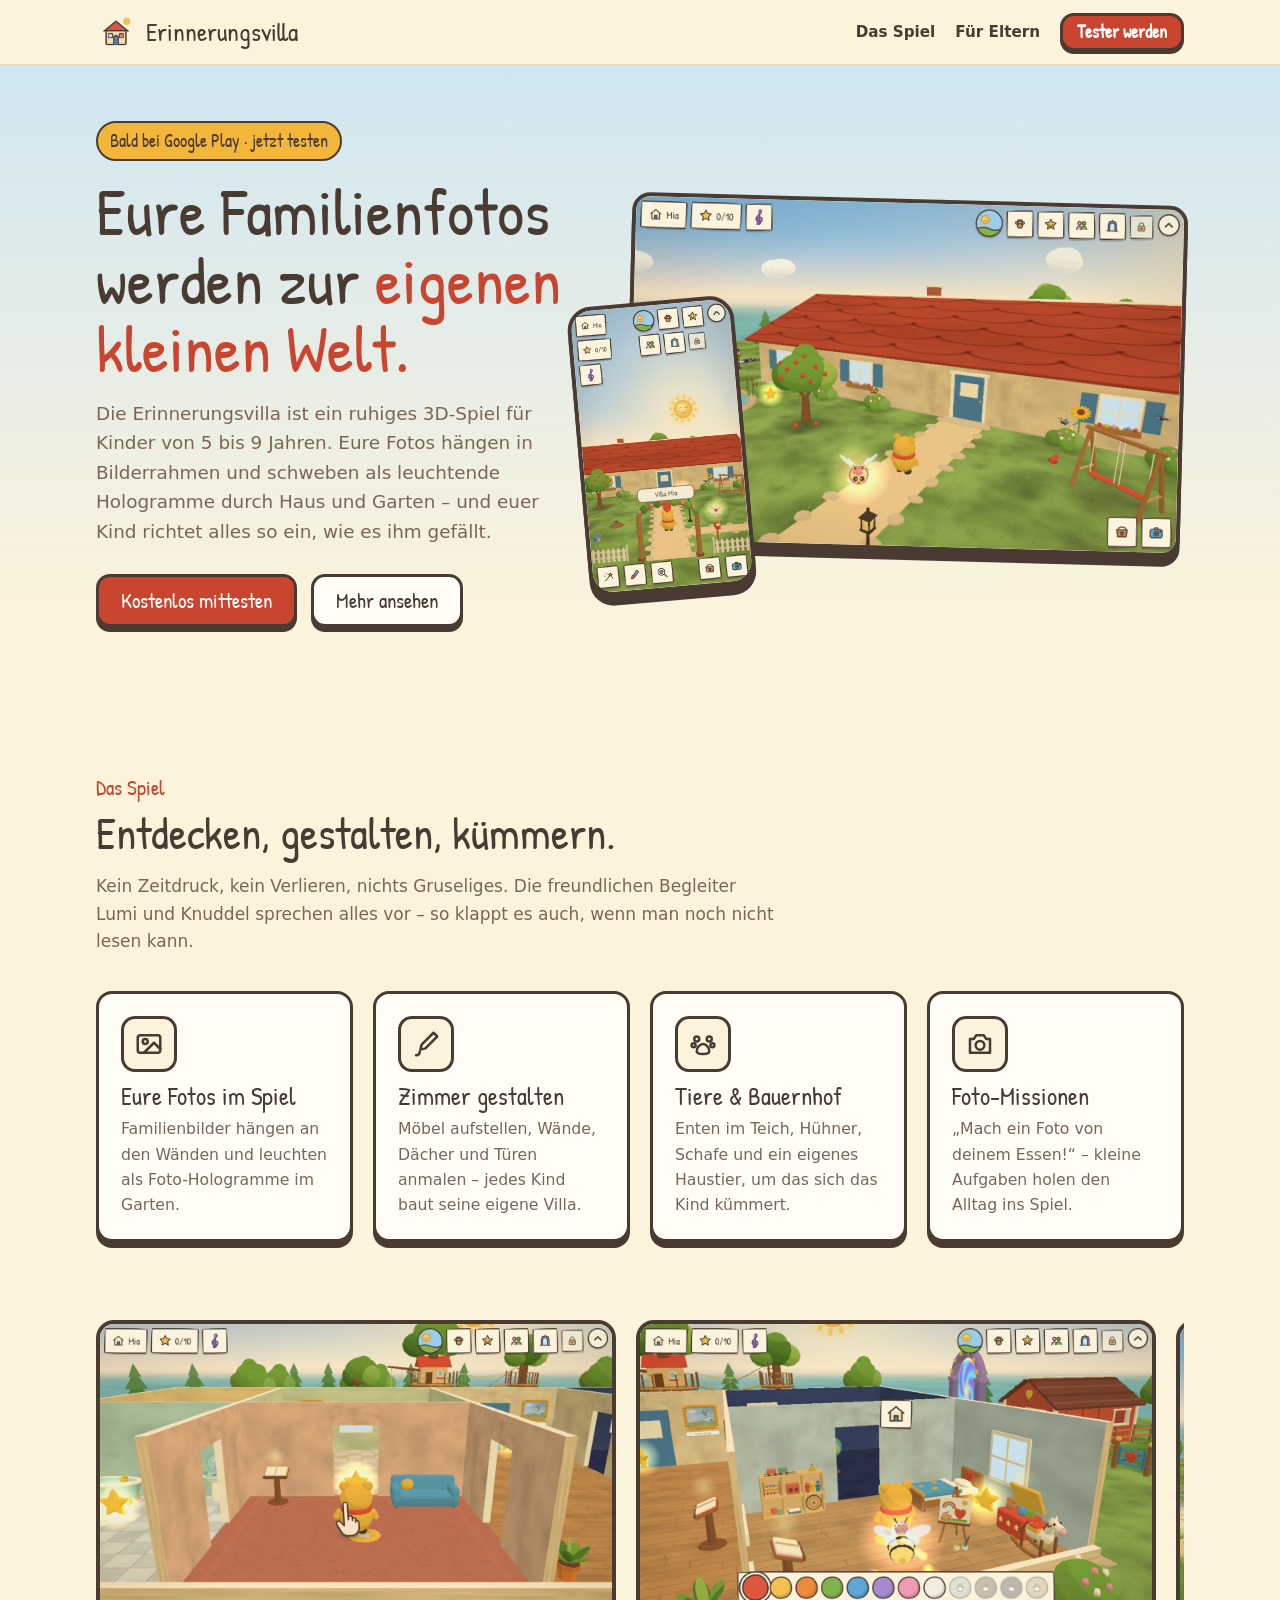
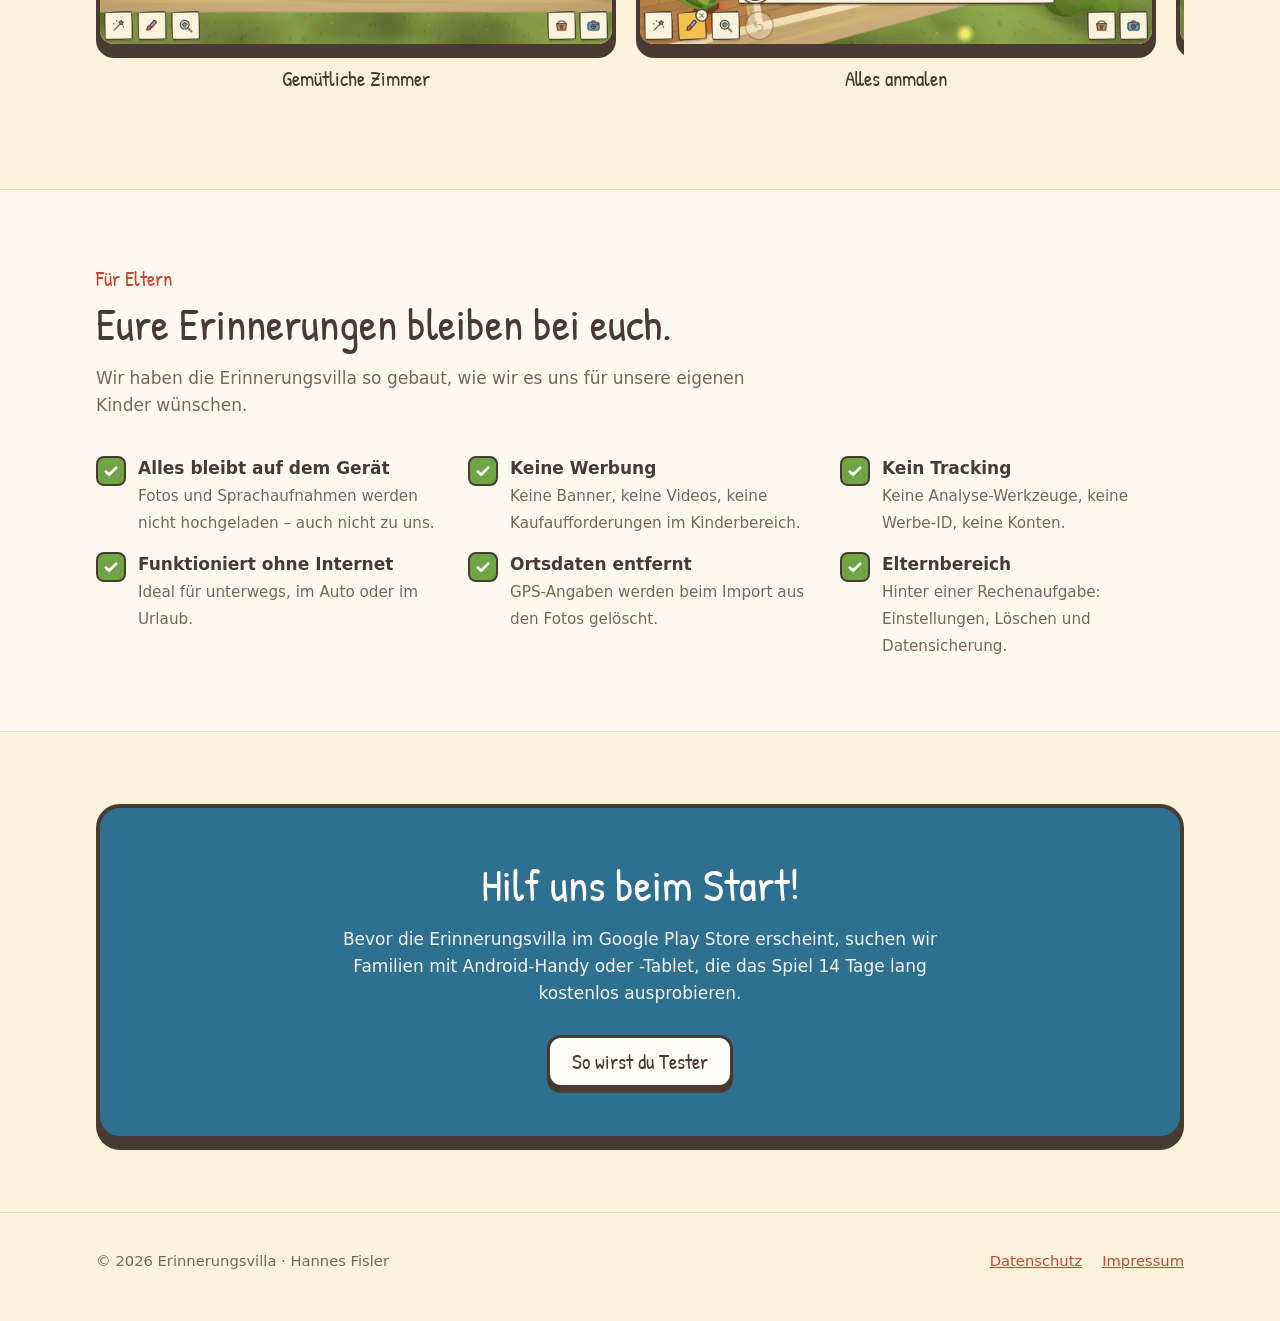
<file: index.html>
<!doctype html>
<html lang="de">
<head>
<meta charset="utf-8">
<meta name="viewport" content="width=device-width, initial-scale=1">
<title>Erinnerungsvilla – eure Familienfotos als 3D-Welt</title>
<meta name="description" content="Ein ruhiges 3D-Spiel für Kinder von 5 bis 9 Jahren: Eure Familienfotos werden zur eigenen Villa mit Garten, Teich und Bauernhof. Ohne Werbung, ohne Tracking, alles bleibt auf dem Gerät.">
<meta property="og:title" content="Erinnerungsvilla">
<meta property="og:description" content="Eure Familienfotos werden zur eigenen kleinen 3D-Welt – zum Entdecken, Gestalten und Spielen.">
<meta property="og:image" content="https://ball85.github.io/erinnerungsvilla/bilder/villa-vorne.jpg">
<link rel="icon" href="icon.png">
<link rel="preload" href="fonts/patrick-hand.woff2" as="font" type="font/woff2" crossorigin>
<link rel="stylesheet" href="style.css">
</head>
<body>

<header class="top">
  <div class="wrap">
    <a class="brand" href="./"><img src="icon.png" alt=""><span>Erinnerungsvilla</span></a>
    <nav>
      <a href="#spiel">Das Spiel</a>
      <a href="#eltern">Für Eltern</a>
      <a class="btn" href="tester.html">Tester werden</a>
    </nav>
  </div>
</header>

<main>
<section class="hero">
  <div class="wrap">
    <div>
      <span class="badge">Bald bei Google Play · jetzt testen</span>
      <h1>Eure Familienfotos werden zur <em>eigenen kleinen Welt.</em></h1>
      <p class="lead">Die Erinnerungsvilla ist ein ruhiges 3D-Spiel für Kinder von 5 bis 9 Jahren. Eure Fotos hängen in Bilderrahmen und schweben als leuchtende Hologramme durch Haus und Garten – und euer Kind richtet alles so ein, wie es ihm gefällt.</p>
      <div class="actions">
        <a class="btn" href="tester.html">Kostenlos mittesten</a>
        <a class="btn light" href="#spiel">Mehr ansehen</a>
      </div>
    </div>
    <div class="shot">
      <div class="frame"><img src="bilder/villa-vorne.jpg" width="1280" height="800" alt="Die Villa mit rotem Dach, Garten, Teich mit Enten und einer Schaukel; davor der Bär Knuddel und die Fee Lumi."></div>
      <div class="frame phone"><img src="bilder/handy-garten.jpg" width="540" height="960" alt="Der Garten der Villa auf dem Handy."></div>
    </div>
  </div>
</section>

<section id="spiel">
  <div class="wrap">
    <p class="kicker">Das Spiel</p>
    <h2 class="title">Entdecken, gestalten, kümmern.</h2>
    <p class="sub">Kein Zeitdruck, kein Verlieren, nichts Gruseliges. Die freundlichen Begleiter Lumi und Knuddel sprechen alles vor – so klappt es auch, wenn man noch nicht lesen kann.</p>
    <div class="cards">
      <div class="card">
        <div class="icon"><svg viewBox="0 0 24 24" fill="none" stroke="currentColor" stroke-width="2" stroke-linecap="round" stroke-linejoin="round"><rect x="3" y="5" width="18" height="14" rx="2"/><circle cx="9" cy="10" r="2"/><path d="M21 16l-5-5-8 8"/></svg></div>
        <h3>Eure Fotos im Spiel</h3>
        <p>Familienbilder hängen an den Wänden und leuchten als Foto-Hologramme im Garten.</p>
      </div>
      <div class="card">
        <div class="icon"><svg viewBox="0 0 24 24" fill="none" stroke="currentColor" stroke-width="2" stroke-linecap="round" stroke-linejoin="round"><path d="M18 3l3 3-9.5 9.5-4 1 1-4z"/><path d="M4 21c2 0 3-1 3-3"/></svg></div>
        <h3>Zimmer gestalten</h3>
        <p>Möbel aufstellen, Wände, Dächer und Türen anmalen – jedes Kind baut seine eigene Villa.</p>
      </div>
      <div class="card">
        <div class="icon"><svg viewBox="0 0 24 24" fill="none" stroke="currentColor" stroke-width="2" stroke-linecap="round" stroke-linejoin="round"><circle cx="7" cy="8" r="2"/><circle cx="17" cy="8" r="2"/><circle cx="4.5" cy="13" r="1.6"/><circle cx="19.5" cy="13" r="1.6"/><path d="M12 12c-3 0-5 3.5-5 5.5S9 20 12 20s5-.5 5-2.5S15 12 12 12z"/></svg></div>
        <h3>Tiere &amp; Bauernhof</h3>
        <p>Enten im Teich, Hühner, Schafe und ein eigenes Haustier, um das sich das Kind kümmert.</p>
      </div>
      <div class="card">
        <div class="icon"><svg viewBox="0 0 24 24" fill="none" stroke="currentColor" stroke-width="2" stroke-linecap="round" stroke-linejoin="round"><path d="M4 8h3l2-3h6l2 3h3v11H4z"/><circle cx="12" cy="13" r="3.5"/></svg></div>
        <h3>Foto-Missionen</h3>
        <p>„Mach ein Foto von deinem Essen!“ – kleine Aufgaben holen den Alltag ins Spiel.</p>
      </div>
    </div>
  </div>
</section>

<section style="padding-top:0">
  <div class="wrap">
    <div class="gallery" tabindex="0" aria-label="Bilder aus dem Spiel">
      <figure><div class="frame"><img loading="lazy" src="bilder/wohnzimmer.jpg" width="1280" height="800" alt="Das Wohnzimmer mit Sofa und Bilderrahmen."></div><figcaption>Gemütliche Zimmer</figcaption></figure>
      <figure><div class="frame"><img loading="lazy" src="bilder/anmalen.jpg" width="1280" height="800" alt="Malmodus mit Farbpalette."></div><figcaption>Alles anmalen</figcaption></figure>
      <figure><div class="frame"><img loading="lazy" src="bilder/foto-hologramm.jpg" width="1280" height="800" alt="Ein leuchtendes Foto-Hologramm im Garten."></div><figcaption>Foto-Hologramme</figcaption></figure>
      <figure><div class="frame"><img loading="lazy" src="bilder/bauernhof.jpg" width="1280" height="800" alt="Der Bauernhof mit Tieren."></div><figcaption>Der Bauernhof</figcaption></figure>
      <figure><div class="frame"><img loading="lazy" src="bilder/sternzimmer.jpg" width="1280" height="800" alt="Das Sternzimmer."></div><figcaption>Das Sternzimmer</figcaption></figure>
      <figure><div class="frame"><img loading="lazy" src="bilder/nacht.jpg" width="1280" height="800" alt="Die Villa bei Nacht mit leuchtenden Fenstern."></div><figcaption>Gute Nacht, Villa</figcaption></figure>
    </div>
  </div>
</section>

<section id="eltern" class="parents">
  <div class="wrap">
    <p class="kicker">Für Eltern</p>
    <h2 class="title">Eure Erinnerungen bleiben bei euch.</h2>
    <p class="sub">Wir haben die Erinnerungsvilla so gebaut, wie wir es uns für unsere eigenen Kinder wünschen.</p>
    <ul class="checks">
      <li><div><strong>Alles bleibt auf dem Gerät</strong><span>Fotos und Sprachaufnahmen werden nicht hochgeladen – auch nicht zu uns.</span></div></li>
      <li><div><strong>Keine Werbung</strong><span>Keine Banner, keine Videos, keine Kaufaufforderungen im Kinderbereich.</span></div></li>
      <li><div><strong>Kein Tracking</strong><span>Keine Analyse-Werkzeuge, keine Werbe-ID, keine Konten.</span></div></li>
      <li><div><strong>Funktioniert ohne Internet</strong><span>Ideal für unterwegs, im Auto oder im Urlaub.</span></div></li>
      <li><div><strong>Ortsdaten entfernt</strong><span>GPS-Angaben werden beim Import aus den Fotos gelöscht.</span></div></li>
      <li><div><strong>Elternbereich</strong><span>Hinter einer Rechenaufgabe: Einstellungen, Löschen und Datensicherung.</span></div></li>
    </ul>
  </div>
</section>

<section class="cta">
  <div class="wrap">
    <div class="box-cta">
      <h2 class="title">Hilf uns beim Start!</h2>
      <p>Bevor die Erinnerungsvilla im Google Play Store erscheint, suchen wir Familien mit Android-Handy oder -Tablet, die das Spiel 14 Tage lang kostenlos ausprobieren.</p>
      <a class="btn light" href="tester.html">So wirst du Tester</a>
    </div>
  </div>
</section>
</main>

<footer class="foot">
  <div class="wrap">
    <span>© 2026 Erinnerungsvilla · Hannes Fisler</span>
    <nav><a href="datenschutz.html">Datenschutz</a><a href="impressum.html">Impressum</a></nav>
  </div>
</footer>

</body>
</html>
</file>
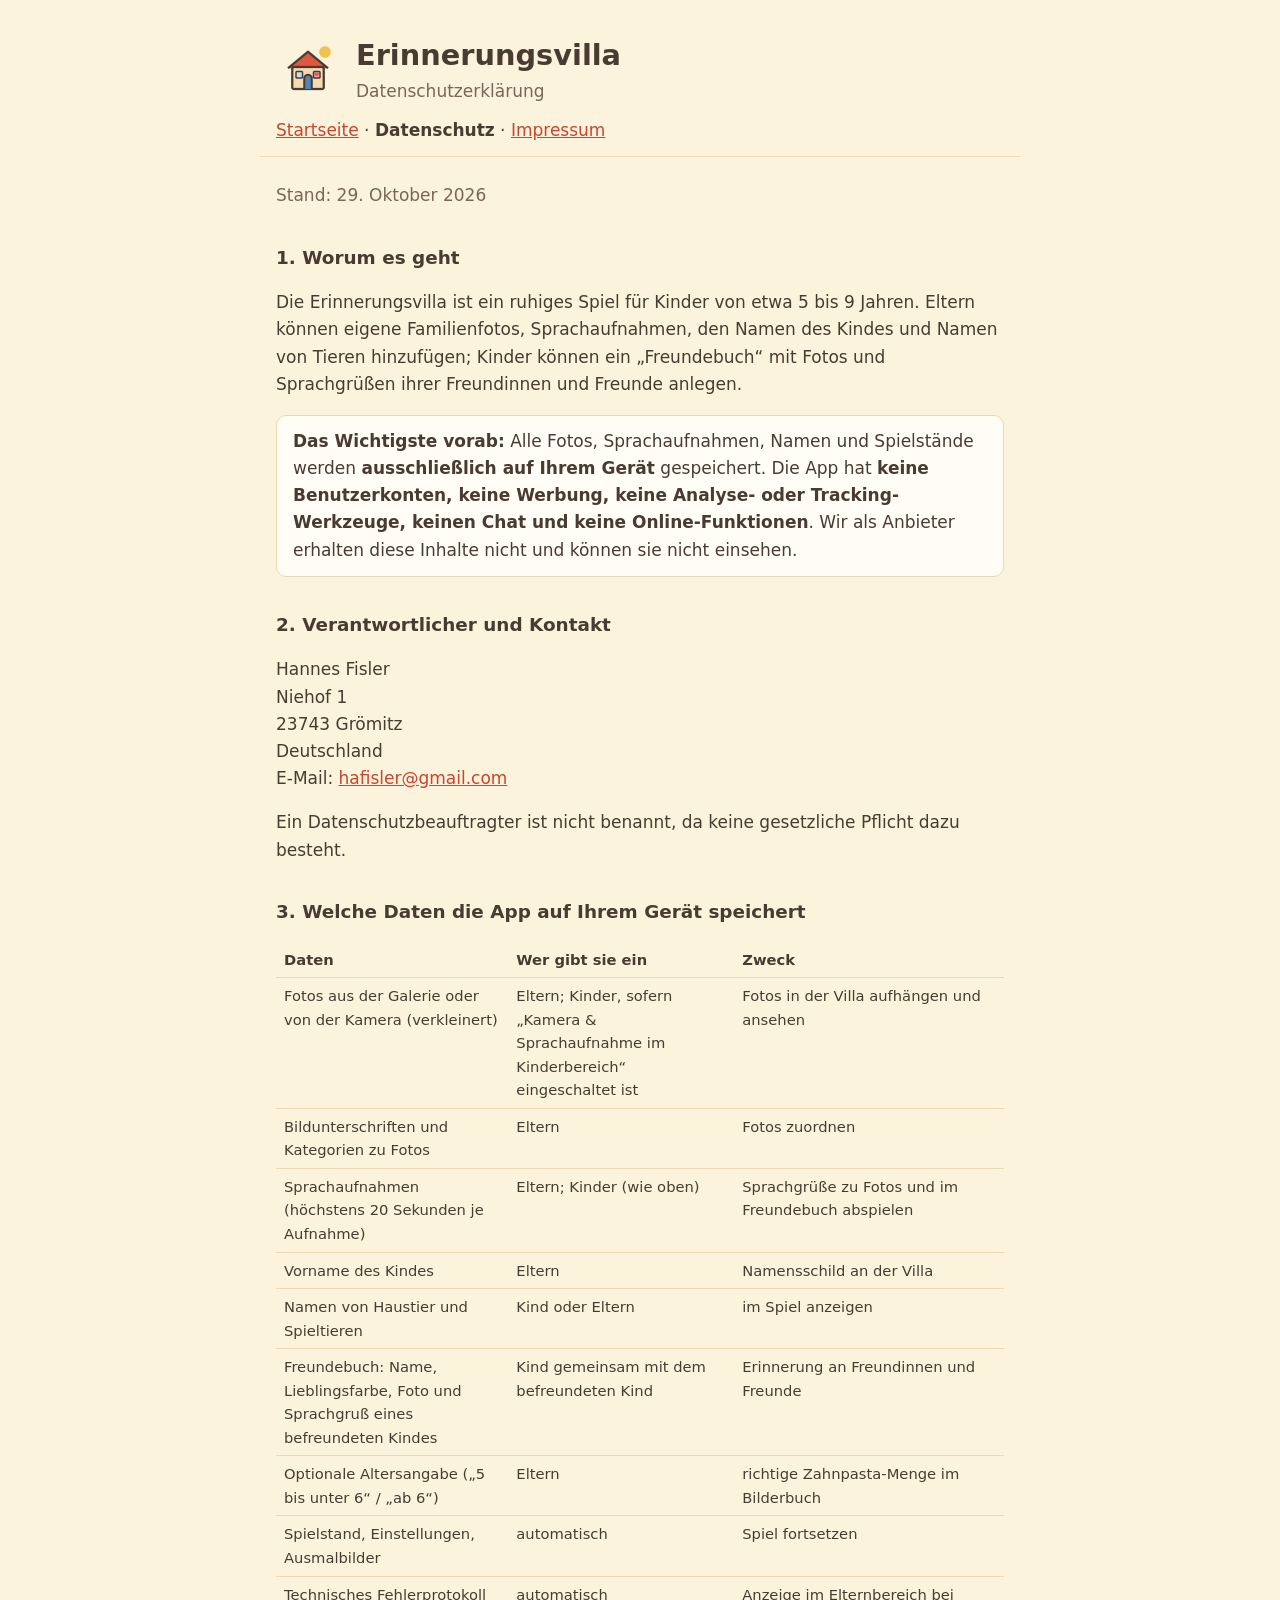
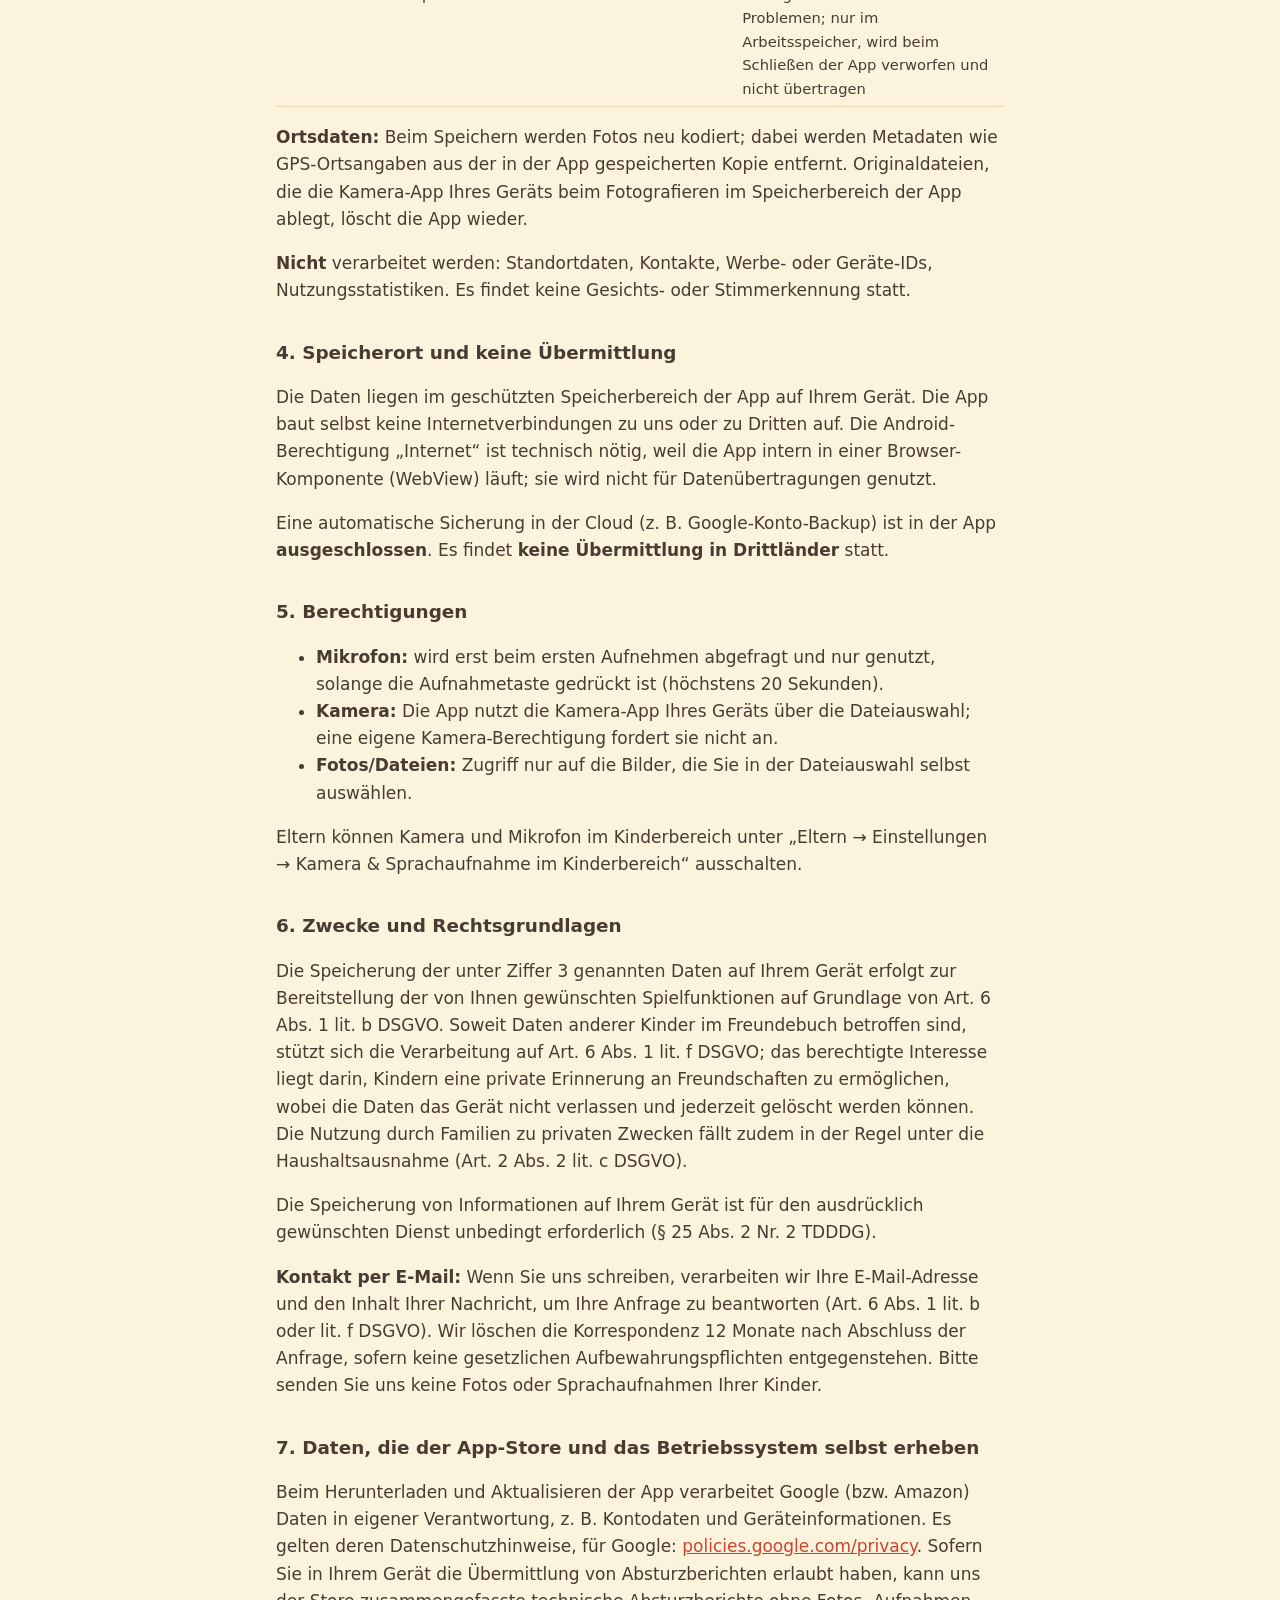
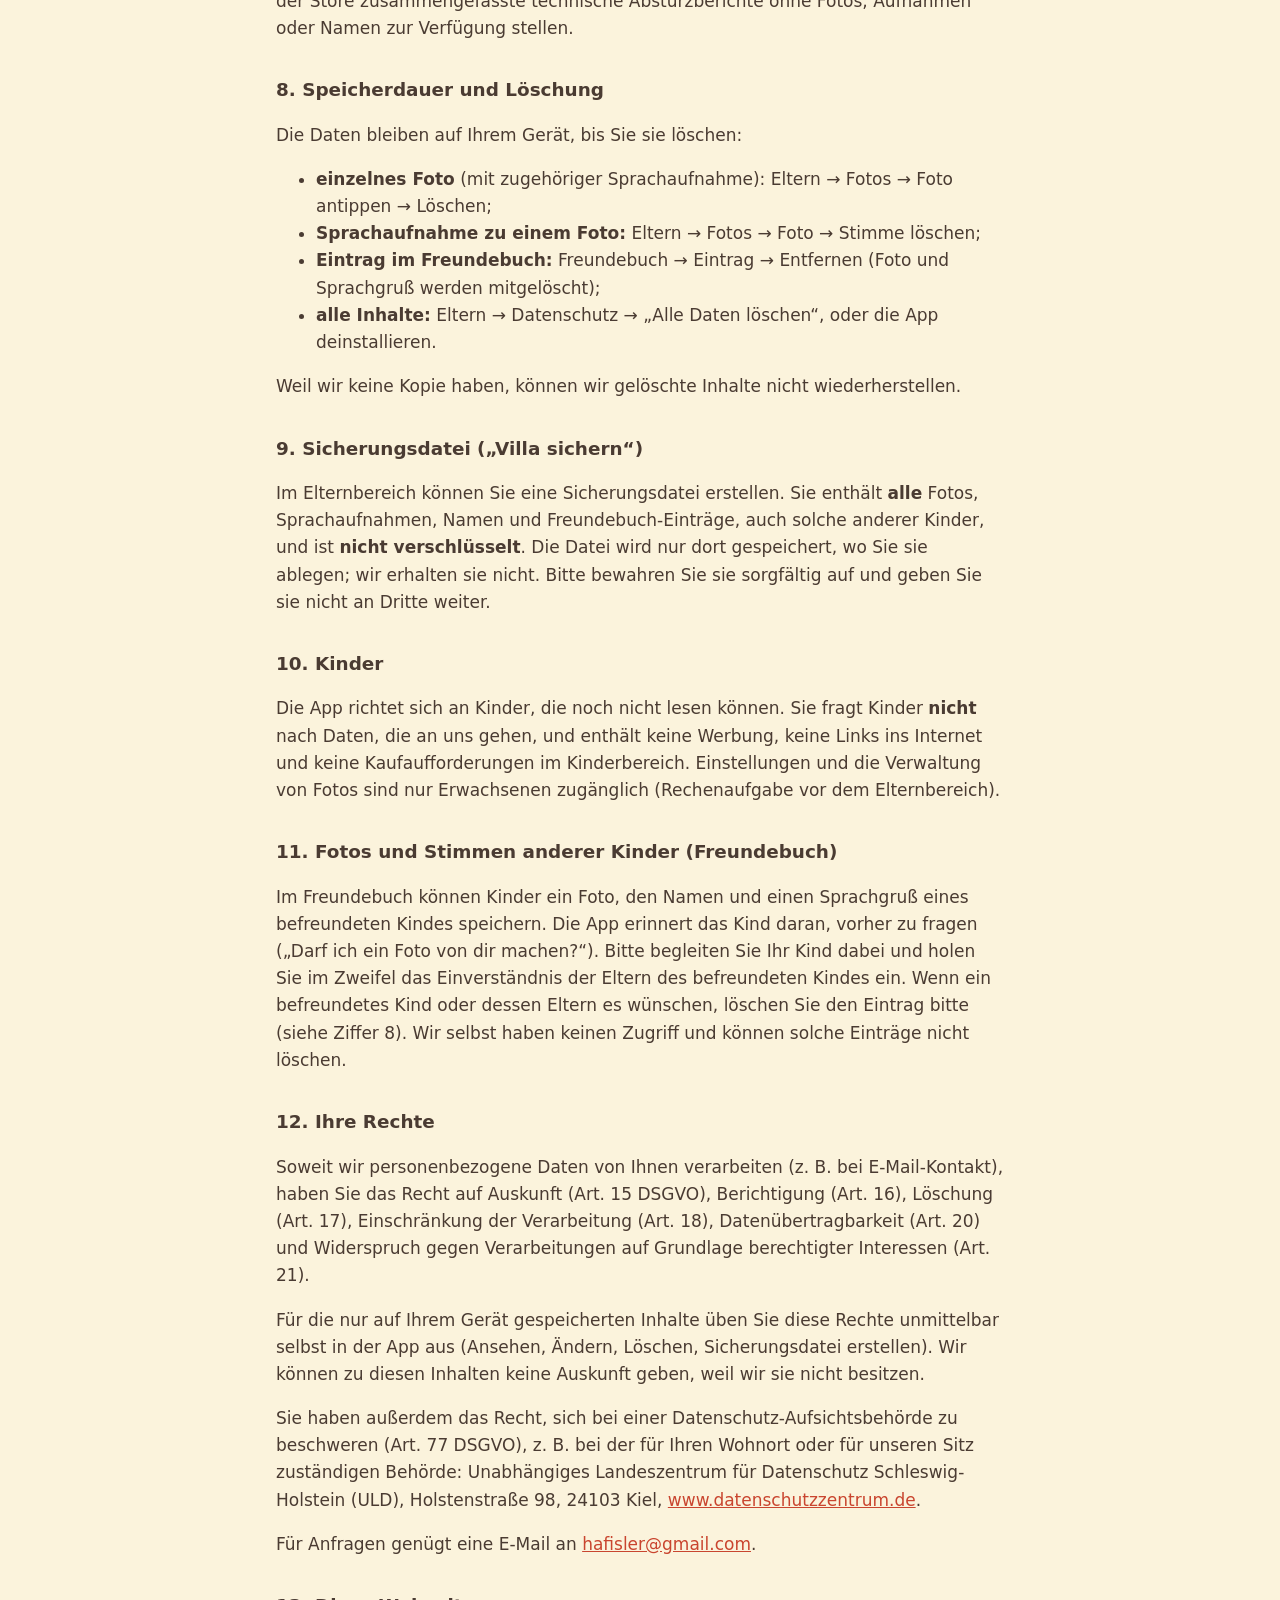
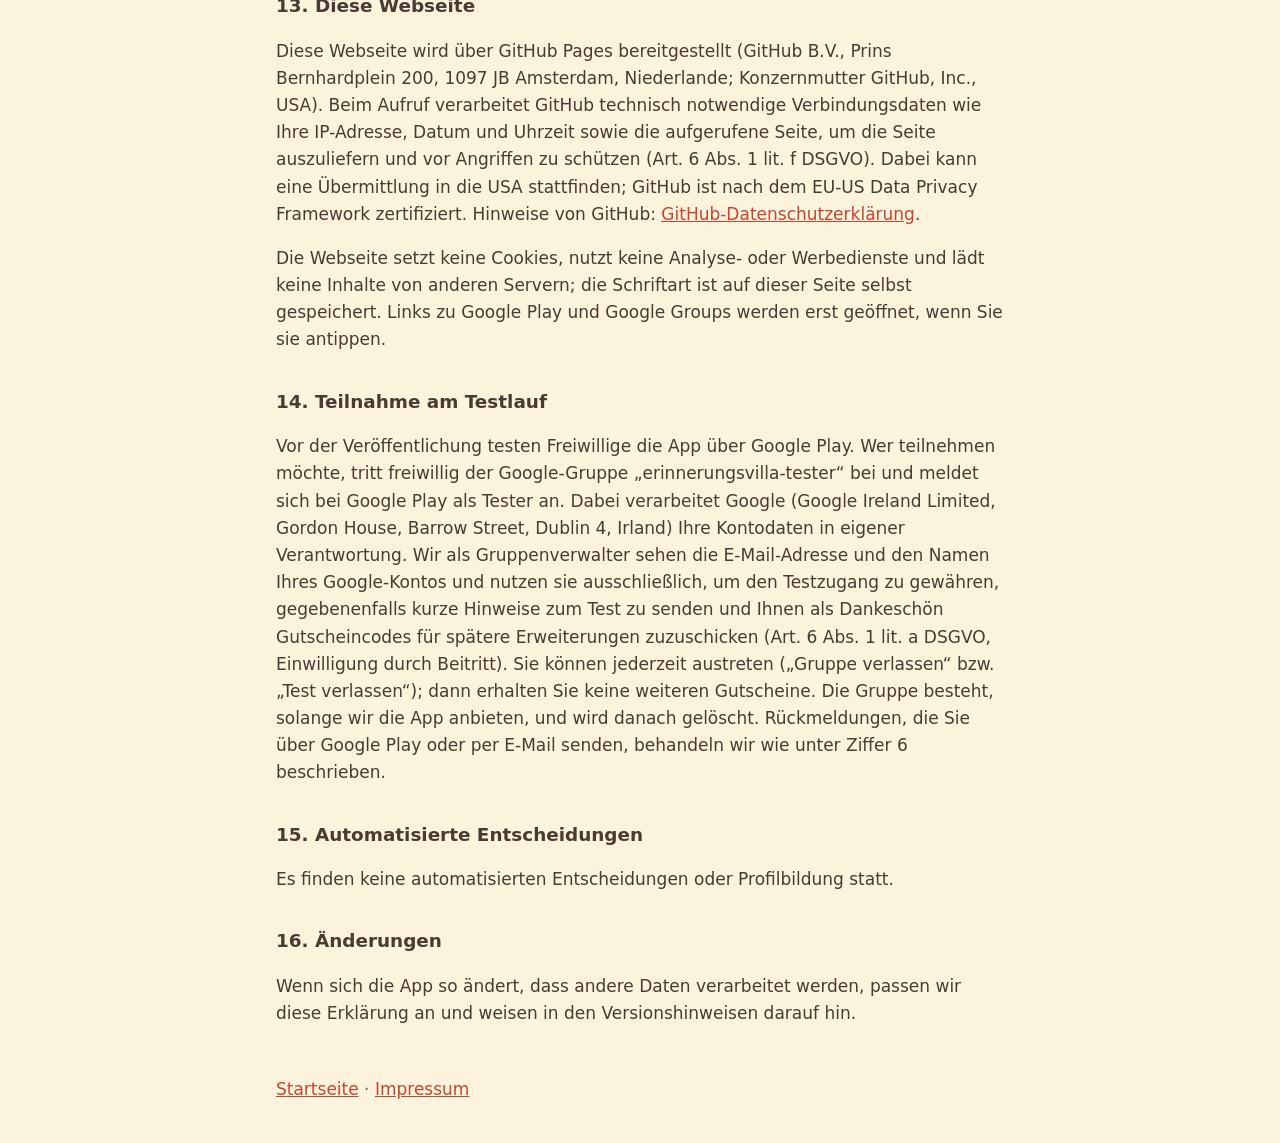
<file: datenschutz.html>
<!doctype html>
<html lang="de">
<head>
<meta charset="utf-8">
<meta name="viewport" content="width=device-width, initial-scale=1">
<title>Erinnerungsvilla – Datenschutzerklärung</title>
<link rel="icon" href="icon.png">
<link rel="stylesheet" href="style.css">
</head>
<body class="legal">
<header><img src="icon.png" alt="" width="64" height="64"><div><h1><a href="./">Erinnerungsvilla</a></h1><p>Datenschutzerklärung</p></div></header>
<nav><a href="./">Startseite</a> · <a href="datenschutz.html" aria-current="page">Datenschutz</a> · <a href="impressum.html">Impressum</a></nav>
<main>
<p class="stand">Stand: 29. Oktober 2026</p>

<h2>1. Worum es geht</h2>
<p>Die Erinnerungsvilla ist ein ruhiges Spiel für Kinder von etwa 5 bis 9 Jahren. Eltern können eigene Familienfotos, Sprachaufnahmen, den Namen des Kindes und Namen von Tieren hinzufügen; Kinder können ein „Freundebuch“ mit Fotos und Sprachgrüßen ihrer Freundinnen und Freunde anlegen.</p>
<p class="box"><strong>Das Wichtigste vorab:</strong> Alle Fotos, Sprachaufnahmen, Namen und Spielstände werden <strong>ausschließlich auf Ihrem Gerät</strong> gespeichert. Die App hat <strong>keine Benutzerkonten, keine Werbung, keine Analyse- oder Tracking-Werkzeuge, keinen Chat und keine Online-Funktionen</strong>. Wir als Anbieter erhalten diese Inhalte nicht und können sie nicht einsehen.</p>

<h2>2. Verantwortlicher und Kontakt</h2>
<p>Hannes Fisler<br>Niehof 1<br>23743 Grömitz<br>Deutschland<br>E-Mail: <a href="mailto:hafisler@gmail.com">hafisler@gmail.com</a></p>
<p>Ein Datenschutzbeauftragter ist nicht benannt, da keine gesetzliche Pflicht dazu besteht.</p>

<h2>3. Welche Daten die App auf Ihrem Gerät speichert</h2>
<table>
<thead><tr><th>Daten</th><th>Wer gibt sie ein</th><th>Zweck</th></tr></thead>
<tbody>
<tr><td>Fotos aus der Galerie oder von der Kamera (verkleinert)</td><td>Eltern; Kinder, sofern „Kamera &amp; Sprachaufnahme im Kinderbereich“ eingeschaltet ist</td><td>Fotos in der Villa aufhängen und ansehen</td></tr>
<tr><td>Bildunterschriften und Kategorien zu Fotos</td><td>Eltern</td><td>Fotos zuordnen</td></tr>
<tr><td>Sprachaufnahmen (höchstens 20 Sekunden je Aufnahme)</td><td>Eltern; Kinder (wie oben)</td><td>Sprachgrüße zu Fotos und im Freundebuch abspielen</td></tr>
<tr><td>Vorname des Kindes</td><td>Eltern</td><td>Namensschild an der Villa</td></tr>
<tr><td>Namen von Haustier und Spieltieren</td><td>Kind oder Eltern</td><td>im Spiel anzeigen</td></tr>
<tr><td>Freundebuch: Name, Lieblingsfarbe, Foto und Sprachgruß eines befreundeten Kindes</td><td>Kind gemeinsam mit dem befreundeten Kind</td><td>Erinnerung an Freundinnen und Freunde</td></tr>
<tr><td>Optionale Altersangabe („5 bis unter 6“ / „ab 6“)</td><td>Eltern</td><td>richtige Zahnpasta-Menge im Bilderbuch</td></tr>
<tr><td>Spielstand, Einstellungen, Ausmalbilder</td><td>automatisch</td><td>Spiel fortsetzen</td></tr>
<tr><td>Technisches Fehlerprotokoll</td><td>automatisch</td><td>Anzeige im Elternbereich bei Problemen; nur im Arbeitsspeicher, wird beim Schließen der App verworfen und nicht übertragen</td></tr>
</tbody>
</table>
<p><strong>Ortsdaten:</strong> Beim Speichern werden Fotos neu kodiert; dabei werden Metadaten wie GPS-Ortsangaben aus der in der App gespeicherten Kopie entfernt. Originaldateien, die die Kamera-App Ihres Geräts beim Fotografieren im Speicherbereich der App ablegt, löscht die App wieder.</p>
<p><strong>Nicht</strong> verarbeitet werden: Standortdaten, Kontakte, Werbe- oder Geräte-IDs, Nutzungsstatistiken. Es findet keine Gesichts- oder Stimmerkennung statt.</p>

<h2>4. Speicherort und keine Übermittlung</h2>
<p>Die Daten liegen im geschützten Speicherbereich der App auf Ihrem Gerät. Die App baut selbst keine Internetverbindungen zu uns oder zu Dritten auf. Die Android-Berechtigung „Internet“ ist technisch nötig, weil die App intern in einer Browser-Komponente (WebView) läuft; sie wird nicht für Datenübertragungen genutzt.</p>
<p>Eine automatische Sicherung in der Cloud (z. B. Google-Konto-Backup) ist in der App <strong>ausgeschlossen</strong>. Es findet <strong>keine Übermittlung in Drittländer</strong> statt.</p>

<h2>5. Berechtigungen</h2>
<ul>
<li><strong>Mikrofon:</strong> wird erst beim ersten Aufnehmen abgefragt und nur genutzt, solange die Aufnahmetaste gedrückt ist (höchstens 20 Sekunden).</li>
<li><strong>Kamera:</strong> Die App nutzt die Kamera-App Ihres Geräts über die Dateiauswahl; eine eigene Kamera-Berechtigung fordert sie nicht an.</li>
<li><strong>Fotos/Dateien:</strong> Zugriff nur auf die Bilder, die Sie in der Dateiauswahl selbst auswählen.</li>
</ul>
<p>Eltern können Kamera und Mikrofon im Kinderbereich unter „Eltern → Einstellungen → Kamera &amp; Sprachaufnahme im Kinderbereich“ ausschalten.</p>

<h2>6. Zwecke und Rechtsgrundlagen</h2>
<p>Die Speicherung der unter Ziffer 3 genannten Daten auf Ihrem Gerät erfolgt zur Bereitstellung der von Ihnen gewünschten Spielfunktionen auf Grundlage von Art. 6 Abs. 1 lit. b DSGVO. Soweit Daten anderer Kinder im Freundebuch betroffen sind, stützt sich die Verarbeitung auf Art. 6 Abs. 1 lit. f DSGVO; das berechtigte Interesse liegt darin, Kindern eine private Erinnerung an Freundschaften zu ermöglichen, wobei die Daten das Gerät nicht verlassen und jederzeit gelöscht werden können. Die Nutzung durch Familien zu privaten Zwecken fällt zudem in der Regel unter die Haushaltsausnahme (Art. 2 Abs. 2 lit. c DSGVO).</p>
<p>Die Speicherung von Informationen auf Ihrem Gerät ist für den ausdrücklich gewünschten Dienst unbedingt erforderlich (§ 25 Abs. 2 Nr. 2 TDDDG).</p>
<p><strong>Kontakt per E-Mail:</strong> Wenn Sie uns schreiben, verarbeiten wir Ihre E-Mail-Adresse und den Inhalt Ihrer Nachricht, um Ihre Anfrage zu beantworten (Art. 6 Abs. 1 lit. b oder lit. f DSGVO). Wir löschen die Korrespondenz 12 Monate nach Abschluss der Anfrage, sofern keine gesetzlichen Aufbewahrungspflichten entgegenstehen. Bitte senden Sie uns keine Fotos oder Sprachaufnahmen Ihrer Kinder.</p>

<h2>7. Daten, die der App-Store und das Betriebssystem selbst erheben</h2>
<p>Beim Herunterladen und Aktualisieren der App verarbeitet Google (bzw. Amazon) Daten in eigener Verantwortung, z. B. Kontodaten und Geräteinformationen. Es gelten deren Datenschutzhinweise, für Google: <a href="https://policies.google.com/privacy">policies.google.com/privacy</a>. Sofern Sie in Ihrem Gerät die Übermittlung von Absturzberichten erlaubt haben, kann uns der Store zusammengefasste technische Absturzberichte ohne Fotos, Aufnahmen oder Namen zur Verfügung stellen.</p>

<h2>8. Speicherdauer und Löschung</h2>
<p>Die Daten bleiben auf Ihrem Gerät, bis Sie sie löschen:</p>
<ul>
<li><strong>einzelnes Foto</strong> (mit zugehöriger Sprachaufnahme): Eltern → Fotos → Foto antippen → Löschen;</li>
<li><strong>Sprachaufnahme zu einem Foto:</strong> Eltern → Fotos → Foto → Stimme löschen;</li>
<li><strong>Eintrag im Freundebuch:</strong> Freundebuch → Eintrag → Entfernen (Foto und Sprachgruß werden mitgelöscht);</li>
<li><strong>alle Inhalte:</strong> Eltern → Datenschutz → „Alle Daten löschen“, oder die App deinstallieren.</li>
</ul>
<p>Weil wir keine Kopie haben, können wir gelöschte Inhalte nicht wiederherstellen.</p>

<h2>9. Sicherungsdatei („Villa sichern“)</h2>
<p>Im Elternbereich können Sie eine Sicherungsdatei erstellen. Sie enthält <strong>alle</strong> Fotos, Sprachaufnahmen, Namen und Freundebuch-Einträge, auch solche anderer Kinder, und ist <strong>nicht verschlüsselt</strong>. Die Datei wird nur dort gespeichert, wo Sie sie ablegen; wir erhalten sie nicht. Bitte bewahren Sie sie sorgfältig auf und geben Sie sie nicht an Dritte weiter.</p>

<h2>10. Kinder</h2>
<p>Die App richtet sich an Kinder, die noch nicht lesen können. Sie fragt Kinder <strong>nicht</strong> nach Daten, die an uns gehen, und enthält keine Werbung, keine Links ins Internet und keine Kaufaufforderungen im Kinderbereich. Einstellungen und die Verwaltung von Fotos sind nur Erwachsenen zugänglich (Rechenaufgabe vor dem Elternbereich).</p>

<h2>11. Fotos und Stimmen anderer Kinder (Freundebuch)</h2>
<p>Im Freundebuch können Kinder ein Foto, den Namen und einen Sprachgruß eines befreundeten Kindes speichern. Die App erinnert das Kind daran, vorher zu fragen („Darf ich ein Foto von dir machen?“). Bitte begleiten Sie Ihr Kind dabei und holen Sie im Zweifel das Einverständnis der Eltern des befreundeten Kindes ein. Wenn ein befreundetes Kind oder dessen Eltern es wünschen, löschen Sie den Eintrag bitte (siehe Ziffer 8). Wir selbst haben keinen Zugriff und können solche Einträge nicht löschen.</p>

<h2>12. Ihre Rechte</h2>
<p>Soweit wir personenbezogene Daten von Ihnen verarbeiten (z. B. bei E-Mail-Kontakt), haben Sie das Recht auf Auskunft (Art. 15 DSGVO), Berichtigung (Art. 16), Löschung (Art. 17), Einschränkung der Verarbeitung (Art. 18), Datenübertragbarkeit (Art. 20) und Widerspruch gegen Verarbeitungen auf Grundlage berechtigter Interessen (Art. 21).</p>
<p>Für die nur auf Ihrem Gerät gespeicherten Inhalte üben Sie diese Rechte unmittelbar selbst in der App aus (Ansehen, Ändern, Löschen, Sicherungsdatei erstellen). Wir können zu diesen Inhalten keine Auskunft geben, weil wir sie nicht besitzen.</p>
<p>Sie haben außerdem das Recht, sich bei einer Datenschutz-Aufsichtsbehörde zu beschweren (Art. 77 DSGVO), z. B. bei der für Ihren Wohnort oder für unseren Sitz zuständigen Behörde: Unabhängiges Landeszentrum für Datenschutz Schleswig-Holstein (ULD), Holstenstraße 98, 24103 Kiel, <a href="https://www.datenschutzzentrum.de">www.datenschutzzentrum.de</a>.</p>
<p>Für Anfragen genügt eine E-Mail an <a href="mailto:hafisler@gmail.com">hafisler@gmail.com</a>.</p>

<h2>13. Diese Webseite</h2>
<p>Diese Webseite wird über GitHub Pages bereitgestellt (GitHub B.V., Prins Bernhardplein 200, 1097 JB Amsterdam, Niederlande; Konzernmutter GitHub, Inc., USA). Beim Aufruf verarbeitet GitHub technisch notwendige Verbindungsdaten wie Ihre IP-Adresse, Datum und Uhrzeit sowie die aufgerufene Seite, um die Seite auszuliefern und vor Angriffen zu schützen (Art. 6 Abs. 1 lit. f DSGVO). Dabei kann eine Übermittlung in die USA stattfinden; GitHub ist nach dem EU-US Data Privacy Framework zertifiziert. Hinweise von GitHub: <a href="https://docs.github.com/de/site-policy/privacy-policies/github-general-privacy-statement">GitHub-Datenschutzerklärung</a>.</p>
<p>Die Webseite setzt keine Cookies, nutzt keine Analyse- oder Werbedienste und lädt keine Inhalte von anderen Servern; die Schriftart ist auf dieser Seite selbst gespeichert. Links zu Google Play und Google Groups werden erst geöffnet, wenn Sie sie antippen.</p>

<h2 id="test">14. Teilnahme am Testlauf</h2>
<p>Vor der Veröffentlichung testen Freiwillige die App über Google Play. Wer teilnehmen möchte, tritt freiwillig der Google-Gruppe „erinnerungsvilla-tester“ bei und meldet sich bei Google Play als Tester an. Dabei verarbeitet Google (Google Ireland Limited, Gordon House, Barrow Street, Dublin 4, Irland) Ihre Kontodaten in eigener Verantwortung. Wir als Gruppenverwalter sehen die E-Mail-Adresse und den Namen Ihres Google-Kontos und nutzen sie ausschließlich, um den Testzugang zu gewähren, gegebenenfalls kurze Hinweise zum Test zu senden und Ihnen als Dankeschön Gutscheincodes für spätere Erweiterungen zuzuschicken (Art. 6 Abs. 1 lit. a DSGVO, Einwilligung durch Beitritt). Sie können jederzeit austreten („Gruppe verlassen“ bzw. „Test verlassen“); dann erhalten Sie keine weiteren Gutscheine. Die Gruppe besteht, solange wir die App anbieten, und wird danach gelöscht. Rückmeldungen, die Sie über Google Play oder per E-Mail senden, behandeln wir wie unter Ziffer 6 beschrieben.</p>

<h2>15. Automatisierte Entscheidungen</h2>
<p>Es finden keine automatisierten Entscheidungen oder Profilbildung statt.</p>

<h2>16. Änderungen</h2>
<p>Wenn sich die App so ändert, dass andere Daten verarbeitet werden, passen wir diese Erklärung an und weisen in den Versionshinweisen darauf hin.</p>
</main>
<footer><a href="./">Startseite</a> · <a href="impressum.html">Impressum</a></footer>
</body>
</html>
</file>
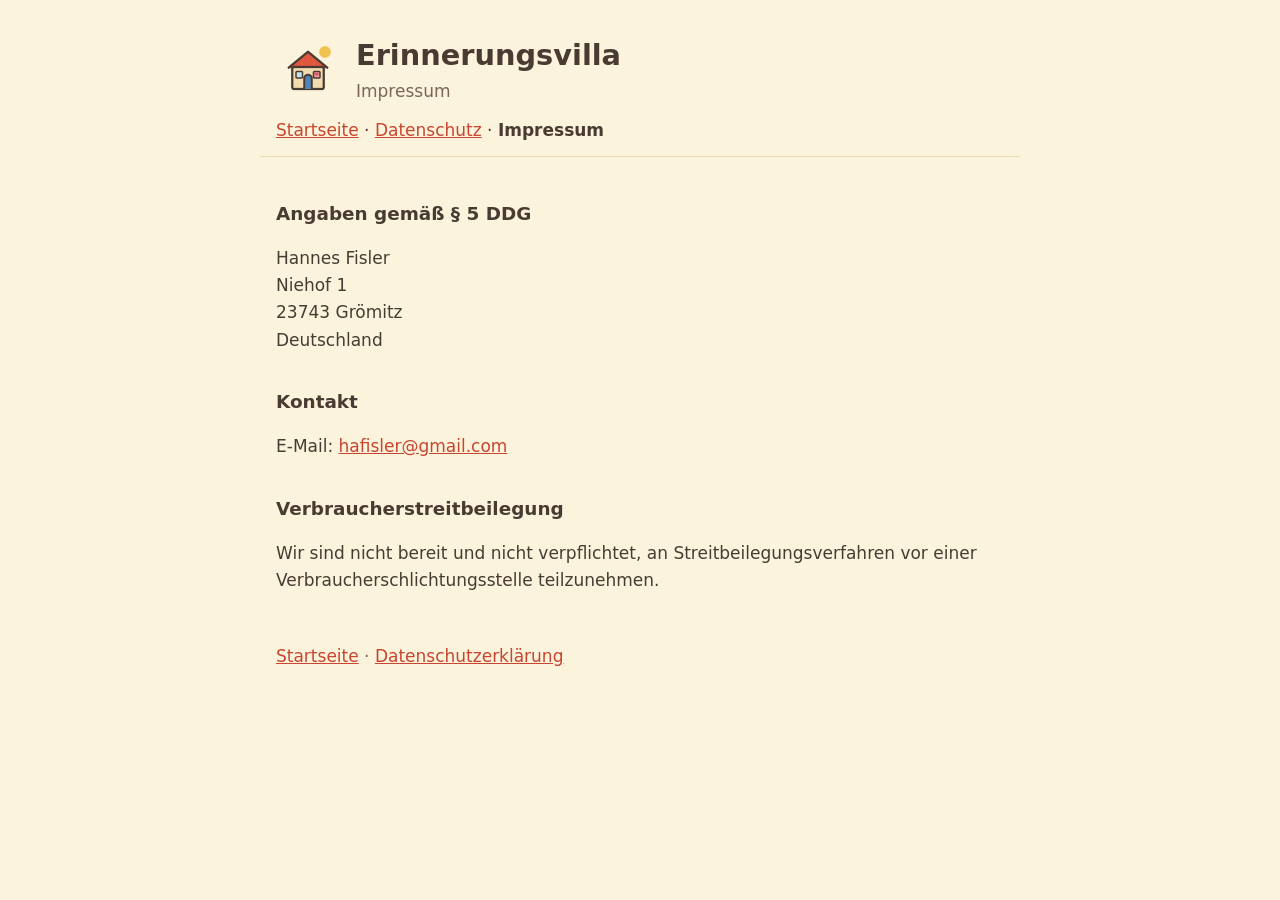
<file: impressum.html>
<!doctype html>
<html lang="de">
<head>
<meta charset="utf-8">
<meta name="viewport" content="width=device-width, initial-scale=1">
<title>Erinnerungsvilla – Impressum</title>
<link rel="icon" href="icon.png">
<link rel="stylesheet" href="style.css">
</head>
<body class="legal">
<header><img src="icon.png" alt="" width="64" height="64"><div><h1><a href="./">Erinnerungsvilla</a></h1><p>Impressum</p></div></header>
<nav><a href="./">Startseite</a> · <a href="datenschutz.html">Datenschutz</a> · <a href="impressum.html" aria-current="page">Impressum</a></nav>
<main>
<h2>Angaben gemäß § 5 DDG</h2>
<p>Hannes Fisler<br>Niehof 1<br>23743 Grömitz<br>Deutschland</p>
<h2>Kontakt</h2>
<p>E-Mail: <a href="mailto:hafisler@gmail.com">hafisler@gmail.com</a></p>
<h2>Verbraucherstreitbeilegung</h2>
<p>Wir sind nicht bereit und nicht verpflichtet, an Streitbeilegungsverfahren vor einer Verbraucherschlichtungsstelle teilzunehmen.</p>
</main>
<footer><a href="./">Startseite</a> · <a href="datenschutz.html">Datenschutzerklärung</a></footer>
</body>
</html>
</file>
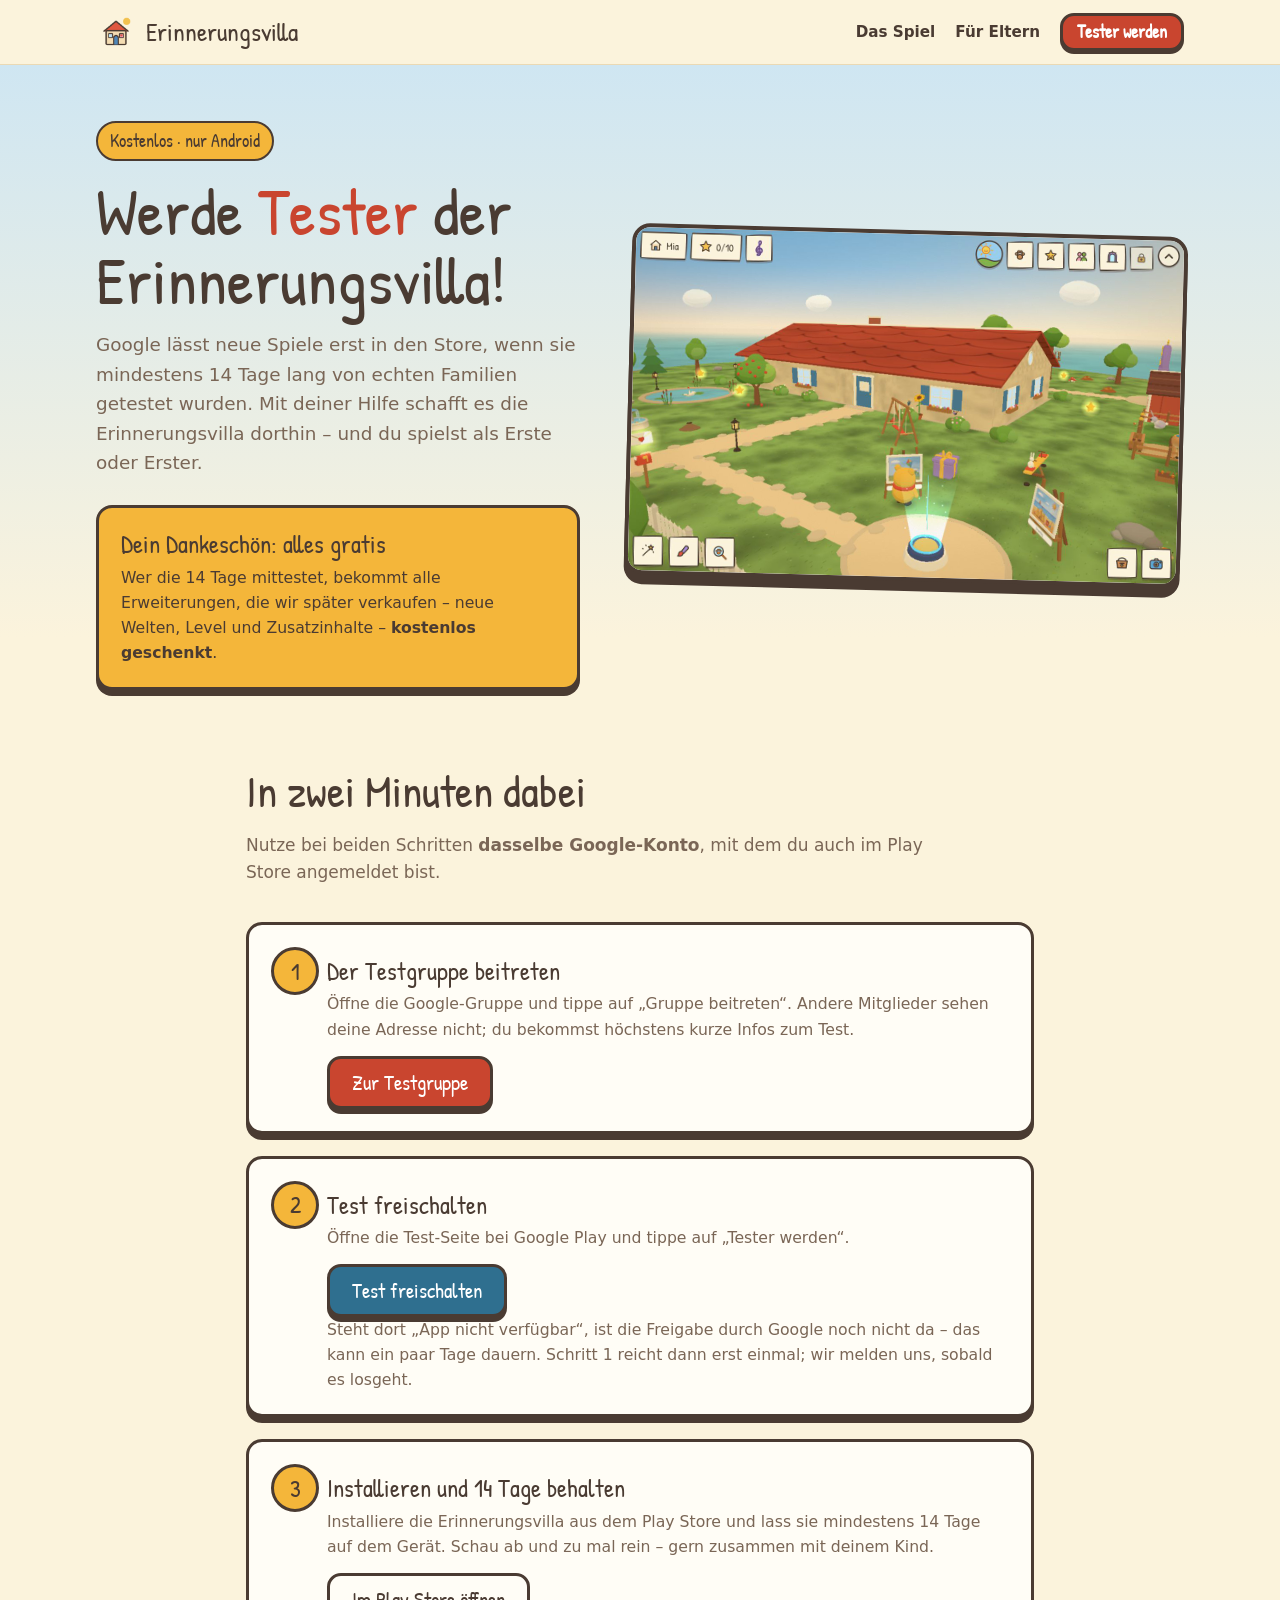
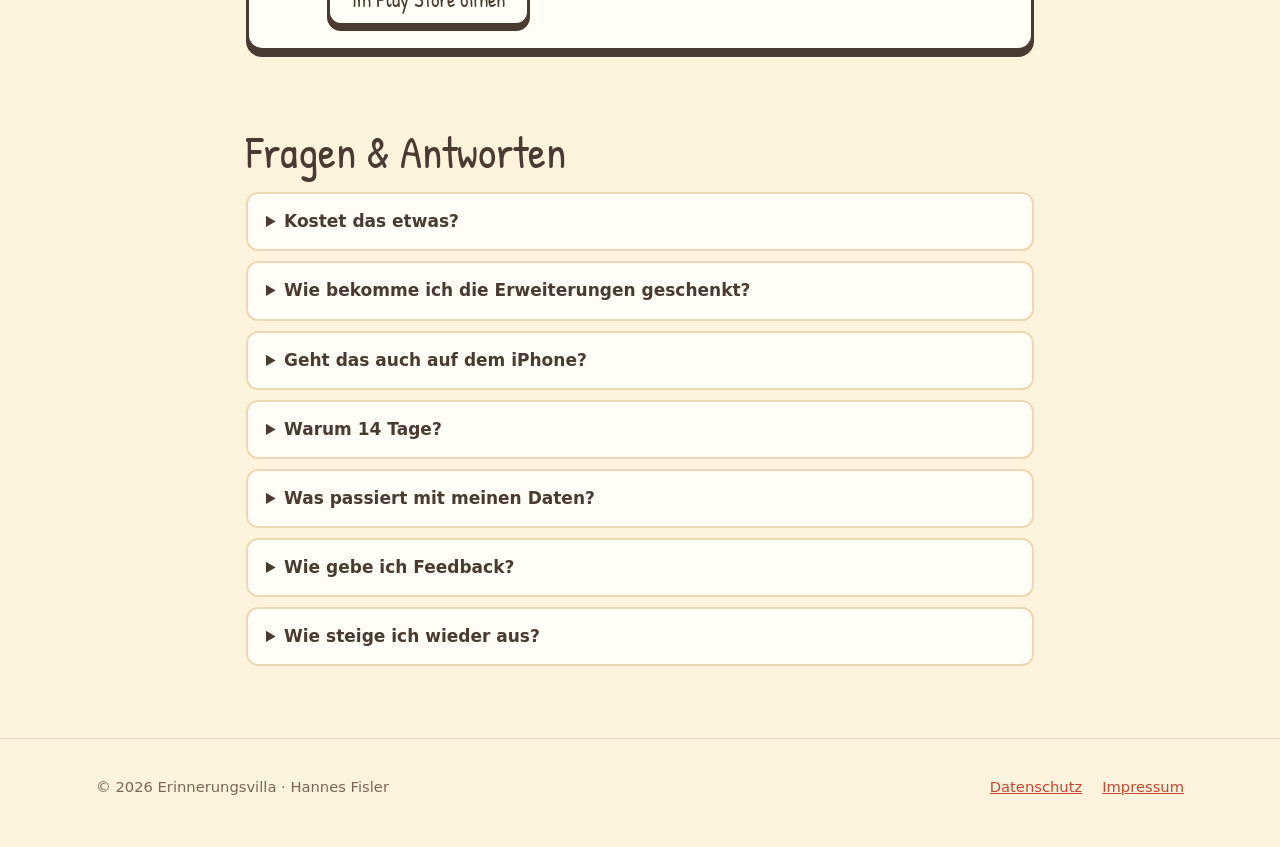
<file: tester.html>
<!doctype html>
<html lang="de">
<head>
<meta charset="utf-8">
<meta name="viewport" content="width=device-width, initial-scale=1">
<title>Tester werden – Erinnerungsvilla</title>
<meta name="description" content="Teste die Erinnerungsvilla kostenlos vor dem Start im Google Play Store. In zwei Minuten dabei.">
<meta property="og:title" content="Erinnerungsvilla – Tester gesucht">
<meta property="og:description" content="Teste unser Kinderspiel kostenlos vor dem Start im Google Play Store.">
<meta property="og:image" content="https://ball85.github.io/erinnerungsvilla/bilder/villa-vorne.jpg">
<link rel="icon" href="icon.png">
<link rel="preload" href="fonts/patrick-hand.woff2" as="font" type="font/woff2" crossorigin>
<link rel="stylesheet" href="style.css">
</head>
<body>

<header class="top">
  <div class="wrap">
    <a class="brand" href="./"><img src="icon.png" alt=""><span>Erinnerungsvilla</span></a>
    <nav>
      <a href="./#spiel">Das Spiel</a>
      <a href="./#eltern">Für Eltern</a>
      <a class="btn" href="tester.html" aria-current="page">Tester werden</a>
    </nav>
  </div>
</header>

<main>
<section class="hero" style="padding-bottom:48px">
  <div class="wrap">
    <div>
      <span class="badge">Kostenlos · nur Android</span>
      <h1>Werde <em>Tester</em> der Erinnerungsvilla!</h1>
      <p class="lead">Google lässt neue Spiele erst in den Store, wenn sie mindestens 14 Tage lang von echten Familien getestet wurden. Mit deiner Hilfe schafft es die Erinnerungsvilla dorthin – und du spielst als Erste oder Erster.</p>
      <div class="card gift">
        <h3>Dein Dankeschön: alles gratis</h3>
        <p>Wer die 14 Tage mittestet, bekommt alle Erweiterungen, die wir später verkaufen – neue Welten, Level und Zusatzinhalte – <strong>kostenlos geschenkt</strong>.</p>
      </div>
    </div>
    <div class="shot">
      <div class="frame"><img src="bilder/foto-hologramm.jpg" width="1280" height="800" alt="Ein leuchtendes Foto-Hologramm im Garten der Villa."></div>
    </div>
  </div>
</section>

<section style="padding-top:24px">
  <div class="wrap" style="max-width:820px">
    <h2 class="title">In zwei Minuten dabei</h2>
    <p class="sub">Nutze bei beiden Schritten <strong>dasselbe Google-Konto</strong>, mit dem du auch im Play Store angemeldet bist.</p>
    <div class="steps">
      <div class="card step">
        <h3>Der Testgruppe beitreten</h3>
        <p>Öffne die Google-Gruppe und tippe auf „Gruppe beitreten“. Andere Mitglieder sehen deine Adresse nicht; du bekommst höchstens kurze Infos zum Test.</p>
        <a class="btn" href="https://groups.google.com/g/erinnerungsvilla-tester" rel="noopener">Zur Testgruppe</a>
      </div>
      <div class="card step">
        <h3>Test freischalten</h3>
        <p>Öffne die Test-Seite bei Google Play und tippe auf „Tester werden“.</p>
        <a class="btn blue" href="https://play.google.com/apps/testing/de.erinnerungsvilla.app" rel="noopener">Test freischalten</a>
        <p class="note">Steht dort „App nicht verfügbar“, ist die Freigabe durch Google noch nicht da – das kann ein paar Tage dauern. Schritt 1 reicht dann erst einmal; wir melden uns, sobald es losgeht.</p>
      </div>
      <div class="card step">
        <h3>Installieren und 14 Tage behalten</h3>
        <p>Installiere die Erinnerungsvilla aus dem Play Store und lass sie mindestens 14 Tage auf dem Gerät. Schau ab und zu mal rein – gern zusammen mit deinem Kind.</p>
        <a class="btn light" href="https://play.google.com/store/apps/details?id=de.erinnerungsvilla.app" rel="noopener">Im Play Store öffnen</a>
      </div>
    </div>
  </div>
</section>

<section style="padding-top:0">
  <div class="wrap" style="max-width:820px">
    <h2 class="title">Fragen &amp; Antworten</h2>
    <details><summary>Kostet das etwas?</summary><p>Nein. Der Test ist kostenlos, und es gibt keine Käufe in der Testversion. Als Dankeschön bekommst du außerdem alle späteren Erweiterungen geschenkt (siehe unten).</p></details>
    <details><summary>Wie bekomme ich die Erweiterungen geschenkt?</summary><p>Sobald es kostenpflichtige Erweiterungen gibt, schicken wir allen, die den Test vollständig mitgemacht haben, einen persönlichen Gutscheincode von Google Play an die E-Mail-Adresse aus der Testgruppe. Den löst du im Play Store ein – fertig. Das gilt für alle Erweiterungen, die wir als einmaligen Kauf anbieten, solange wir die Erinnerungsvilla betreiben. Bleib dafür einfach in der Testgruppe.</p></details>
    <details><summary>Geht das auch auf dem iPhone?</summary><p>Leider noch nicht. Der Test läuft über Google Play und braucht ein Android-Handy oder -Tablet.</p></details>
    <details><summary>Warum 14 Tage?</summary><p>Google verlangt bei neuen Entwicklern, dass mindestens 12 Personen das Spiel 14 Tage am Stück installiert haben, bevor es öffentlich erscheinen darf. Wenn du die App vorher löschst, zählt der Test nicht mehr.</p></details>
    <details><summary>Was passiert mit meinen Daten?</summary><p>Fotos und Sprachaufnahmen bleiben auch in der Testversion ausschließlich auf deinem Gerät. Für den Test verwaltet Google deine E-Mail-Adresse in der Testgruppe; wir sehen sie als Gruppenverwalter, nutzen sie aber nur für den Test. Mehr in der <a href="datenschutz.html#test">Datenschutzerklärung</a>.</p></details>
    <details><summary>Wie gebe ich Feedback?</summary><p>Direkt im Play Store über „Privates Feedback an den Entwickler“ oder per E-Mail an <a href="mailto:hafisler@gmail.com">hafisler@gmail.com</a>. Bitte schick uns keine Fotos oder Aufnahmen von Kindern.</p></details>
    <details><summary>Wie steige ich wieder aus?</summary><p>Jederzeit: auf der Test-Seite bei Google Play „Test verlassen“ tippen und in der Google-Gruppe „Gruppe verlassen“ wählen.</p></details>
  </div>
</section>
</main>

<footer class="foot">
  <div class="wrap">
    <span>© 2026 Erinnerungsvilla · Hannes Fisler</span>
    <nav><a href="datenschutz.html">Datenschutz</a><a href="impressum.html">Impressum</a></nav>
  </div>
</footer>

</body>
</html>
</file>
<file: style.css>
@font-face { font-family: 'Patrick Hand'; src: url(fonts/patrick-hand.woff2) format('woff2'); font-display: swap; }

:root {
  --bg: #fbf3dc; --paper: #fffaf0; --card: #fffdf6; --ink: #4a3b32; --muted: #7a6656;
  --roof: #c9452f; --roof-dark: #a3361f; --door: #2f6f8f; --grass: #6fa544; --sun: #f4b63a;
  --line: #ead9b4; --edge: #4a3b32; --sky: #cfe6f2;
}
@media (prefers-color-scheme: dark) {
  :root {
    --bg: #221b16; --paper: #2a221c; --card: #2c241e; --ink: #f3e6d2; --muted: #c9b59c;
    --roof: #f08a6f; --roof-dark: #f4a48d; --door: #7dbad6; --grass: #9ccc6d; --sun: #f4c35a;
    --line: #4a3d31; --edge: #f3e6d2; --sky: #1f2c33;
  }
}

* { box-sizing: border-box; }
html { scroll-behavior: smooth; }
body { margin: 0; background: var(--bg); color: var(--ink); font: 17px/1.6 system-ui, "Segoe UI", sans-serif; }
img { max-width: 100%; height: auto; display: block; }
a { color: var(--roof); }
.hand { font-family: 'Patrick Hand', 'Comic Sans MS', system-ui, sans-serif; }
.wrap { max-width: 1120px; margin: 0 auto; padding: 0 16px; }

/* Top bar */
.top { position: sticky; top: 0; z-index: 10; background: color-mix(in srgb, var(--bg) 88%, transparent); backdrop-filter: blur(8px); border-bottom: 1px solid var(--line); }
.top .wrap { display: flex; align-items: center; gap: 16px; height: 64px; }
.brand { display: flex; align-items: center; gap: 10px; color: var(--ink); text-decoration: none; font-family: 'Patrick Hand', sans-serif; font-size: 1.6rem; }
.brand img { width: 40px; height: 40px; border-radius: 10px; }
.top nav { margin-left: auto; display: flex; align-items: center; gap: 20px; }
.top nav a { color: var(--ink); text-decoration: none; font-weight: 600; font-size: 0.95rem; }
.top nav a:hover { color: var(--roof); }
.top nav .btn { color: #fff; }
@media (max-width: 640px) { .top nav a:not(.btn) { display: none; } .brand span { font-size: 1.35rem; } }

/* Buttons in the game's card style */
.btn { display: inline-flex; align-items: center; gap: 10px; padding: 12px 22px; border: 3px solid var(--edge); border-radius: 14px; background: var(--roof); color: #fff; font-family: 'Patrick Hand', sans-serif; font-size: 1.3rem; line-height: 1.1; text-decoration: none; box-shadow: 0 5px 0 var(--edge); transition: transform .12s, box-shadow .12s; }
.btn:hover { transform: translateY(2px); box-shadow: 0 3px 0 var(--edge); }
.btn:active { transform: translateY(5px); box-shadow: 0 0 0 var(--edge); }
.btn.light { background: var(--card); color: var(--ink); }
.btn.blue { background: var(--door); }
.top .btn { padding: 6px 14px; font-size: 1.1rem; box-shadow: 0 3px 0 var(--edge); }

/* Hero */
.hero { padding: 56px 0 72px; background: linear-gradient(var(--sky), var(--bg) 85%); overflow: hidden; }
.hero .wrap { display: grid; grid-template-columns: 1fr 1.15fr; gap: 48px; align-items: center; }
.badge { display: inline-block; padding: 4px 12px; border: 2px solid var(--edge); border-radius: 999px; background: var(--sun); color: #4a3b32; font-family: 'Patrick Hand', sans-serif; font-size: 1.1rem; }
.hero h1 { font-family: 'Patrick Hand', sans-serif; font-weight: 400; font-size: clamp(2.6rem, 5.5vw, 4.2rem); line-height: 1.02; margin: 16px 0; }
.hero h1 em { font-style: normal; color: var(--roof); }
.hero p.lead { font-size: 1.15rem; color: var(--muted); margin: 0 0 28px; max-width: 34em; }
.actions { display: flex; flex-wrap: wrap; gap: 14px; }
.frame { border: 4px solid var(--edge); border-radius: 18px; overflow: hidden; background: var(--card); box-shadow: 0 10px 0 var(--edge); }
.hero .frame { transform: rotate(1.5deg); }
.hero .phone { position: absolute; width: 30%; left: -9%; bottom: -12%; transform: rotate(-5deg); border-radius: 24px; }
.hero .shot { position: relative; }
@media (max-width: 860px) {
  .hero { padding-top: 32px; }
  .hero .wrap { grid-template-columns: 1fr; gap: 40px; }
  .hero .phone { display: none; }
}

/* Sections */
section { padding: 72px 0; }
.kicker { font-family: 'Patrick Hand', sans-serif; color: var(--roof); font-size: 1.3rem; margin: 0; }
h2.title { font-family: 'Patrick Hand', sans-serif; font-weight: 400; font-size: clamp(2rem, 4vw, 2.8rem); line-height: 1.1; margin: 4px 0 16px; }
.sub { color: var(--muted); max-width: 40em; margin: 0 0 36px; }

.cards { display: grid; grid-template-columns: repeat(auto-fit, minmax(230px, 1fr)); gap: 20px; }
.card { background: var(--card); border: 3px solid var(--edge); border-radius: 16px; padding: 22px; box-shadow: 0 6px 0 var(--edge); }
.card h3 { font-family: 'Patrick Hand', sans-serif; font-weight: 400; font-size: 1.55rem; margin: 10px 0 6px; line-height: 1.15; }
.card p { margin: 0; color: var(--muted); font-size: 0.98rem; }
.icon { width: 56px; height: 56px; border: 3px solid var(--edge); border-radius: 14px; display: grid; place-items: center; background: var(--bg); }
.icon svg { width: 30px; height: 30px; }

/* Gallery */
.gallery { display: grid; grid-auto-flow: column; grid-auto-columns: min(78%, 520px); gap: 20px; overflow-x: auto; scroll-snap-type: x mandatory; padding: 6px 4px 22px; }
.gallery figure { margin: 0; scroll-snap-align: start; }
.gallery figcaption { font-family: 'Patrick Hand', sans-serif; font-size: 1.3rem; text-align: center; margin-top: 14px; }

/* Parents band */
.parents { background: var(--paper); border-top: 1px solid var(--line); border-bottom: 1px solid var(--line); }
.checks { list-style: none; padding: 0; margin: 0; display: grid; grid-template-columns: repeat(auto-fit, minmax(260px, 1fr)); gap: 14px 28px; }
.checks li { display: flex; gap: 12px; align-items: flex-start; }
.checks li::before { content: ""; flex: none; width: 26px; height: 26px; margin-top: 1px; border: 2.5px solid var(--edge); border-radius: 8px; background: var(--grass) url("data:image/svg+xml,%3Csvg xmlns='http://www.w3.org/2000/svg' viewBox='0 0 24 24' fill='none' stroke='white' stroke-width='3.5' stroke-linecap='round' stroke-linejoin='round'%3E%3Cpath d='M5 12.5l4.5 4.5L19 7.5'/%3E%3C/svg%3E") center/18px no-repeat; }
.checks strong { display: block; }
.checks span { color: var(--muted); font-size: 0.95rem; }

/* Call to action */
.cta { text-align: center; }
.cta .box-cta { background: var(--door); color: #fff; border: 4px solid var(--edge); border-radius: 24px; padding: 48px 24px; box-shadow: 0 10px 0 var(--edge); }
.cta h2.title { color: #fff; }
.cta p { max-width: 36em; margin: 0 auto 28px; opacity: .92; }

.gift { margin-top: 24px; background: var(--sun); color: #4a3b32; }
.gift h3 { margin-top: 0; }
.gift p { color: #4a3b32; }

/* Tester steps */
.steps { counter-reset: step; display: grid; gap: 22px; }
.step { position: relative; padding-left: 78px; }
.step::before { counter-increment: step; content: counter(step); position: absolute; left: 22px; top: 22px; width: 42px; height: 42px; display: grid; place-items: center; border: 3px solid var(--edge); border-radius: 50%; background: var(--sun); color: #4a3b32; font-family: 'Patrick Hand', sans-serif; font-size: 1.5rem; }
.step .btn { margin-top: 14px; }
.note { font-size: 0.92rem; color: var(--muted); margin-top: 10px; }
details { background: var(--card); border: 2px solid var(--line); border-radius: 12px; padding: 14px 18px; }
details + details { margin-top: 10px; }
summary { cursor: pointer; font-weight: 600; }
details p { margin: 10px 0 0; color: var(--muted); }

/* Footer */
.foot { padding: 36px 0 48px; color: var(--muted); font-size: 0.92rem; border-top: 1px solid var(--line); }
.foot .wrap { display: flex; flex-wrap: wrap; gap: 12px 24px; align-items: center; }
.foot nav { margin-left: auto; display: flex; gap: 20px; }

/* Legal pages */
.legal header, .legal > nav, .legal main, .legal footer { max-width: 760px; margin: 0 auto; padding: 0 16px; }
.legal header { display: flex; gap: 16px; align-items: center; padding-top: 32px; }
.legal header img { border-radius: 14px; }
.legal header h1 { margin: 0; font-size: 1.8rem; }
.legal header h1 a { color: inherit; text-decoration: none; }
.legal header p { margin: 0; color: var(--muted); }
.legal > nav { padding-top: 12px; padding-bottom: 12px; border-bottom: 1px solid var(--line); }
.legal > nav a[aria-current] { color: var(--ink); font-weight: 600; text-decoration: none; }
.legal main { padding-top: 8px; padding-bottom: 32px; }
.legal h2 { font-size: 1.15rem; margin-top: 1.8em; }
.stand { color: var(--muted); }
.box { background: var(--card); border: 1px solid var(--line); border-radius: 10px; padding: 12px 16px; }
table { width: 100%; border-collapse: collapse; font-size: 0.92rem; display: block; overflow-x: auto; }
th, td { text-align: left; vertical-align: top; padding: 6px 8px; border-bottom: 1px solid var(--line); }
.legal footer { padding-bottom: 40px; color: var(--muted); }

@media (prefers-reduced-motion: reduce) { html { scroll-behavior: auto; } .btn { transition: none; } }
</file>
